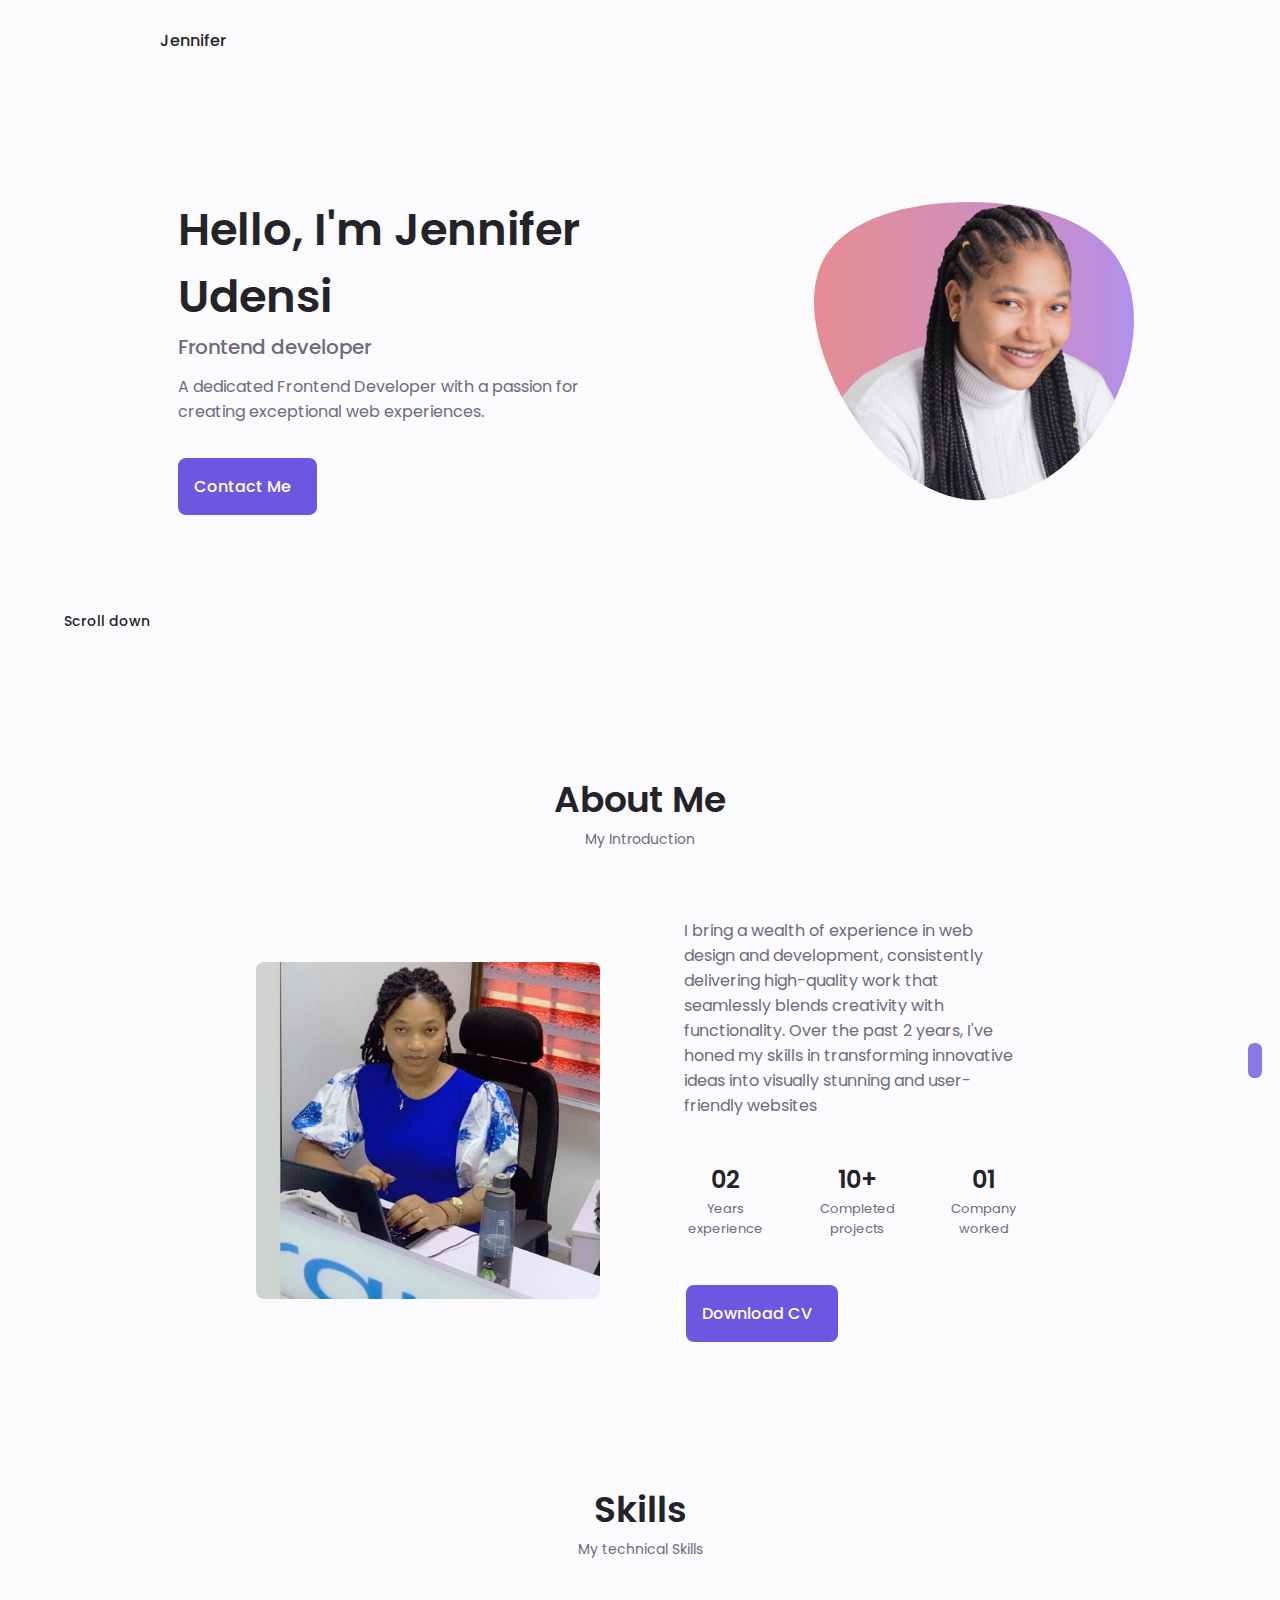
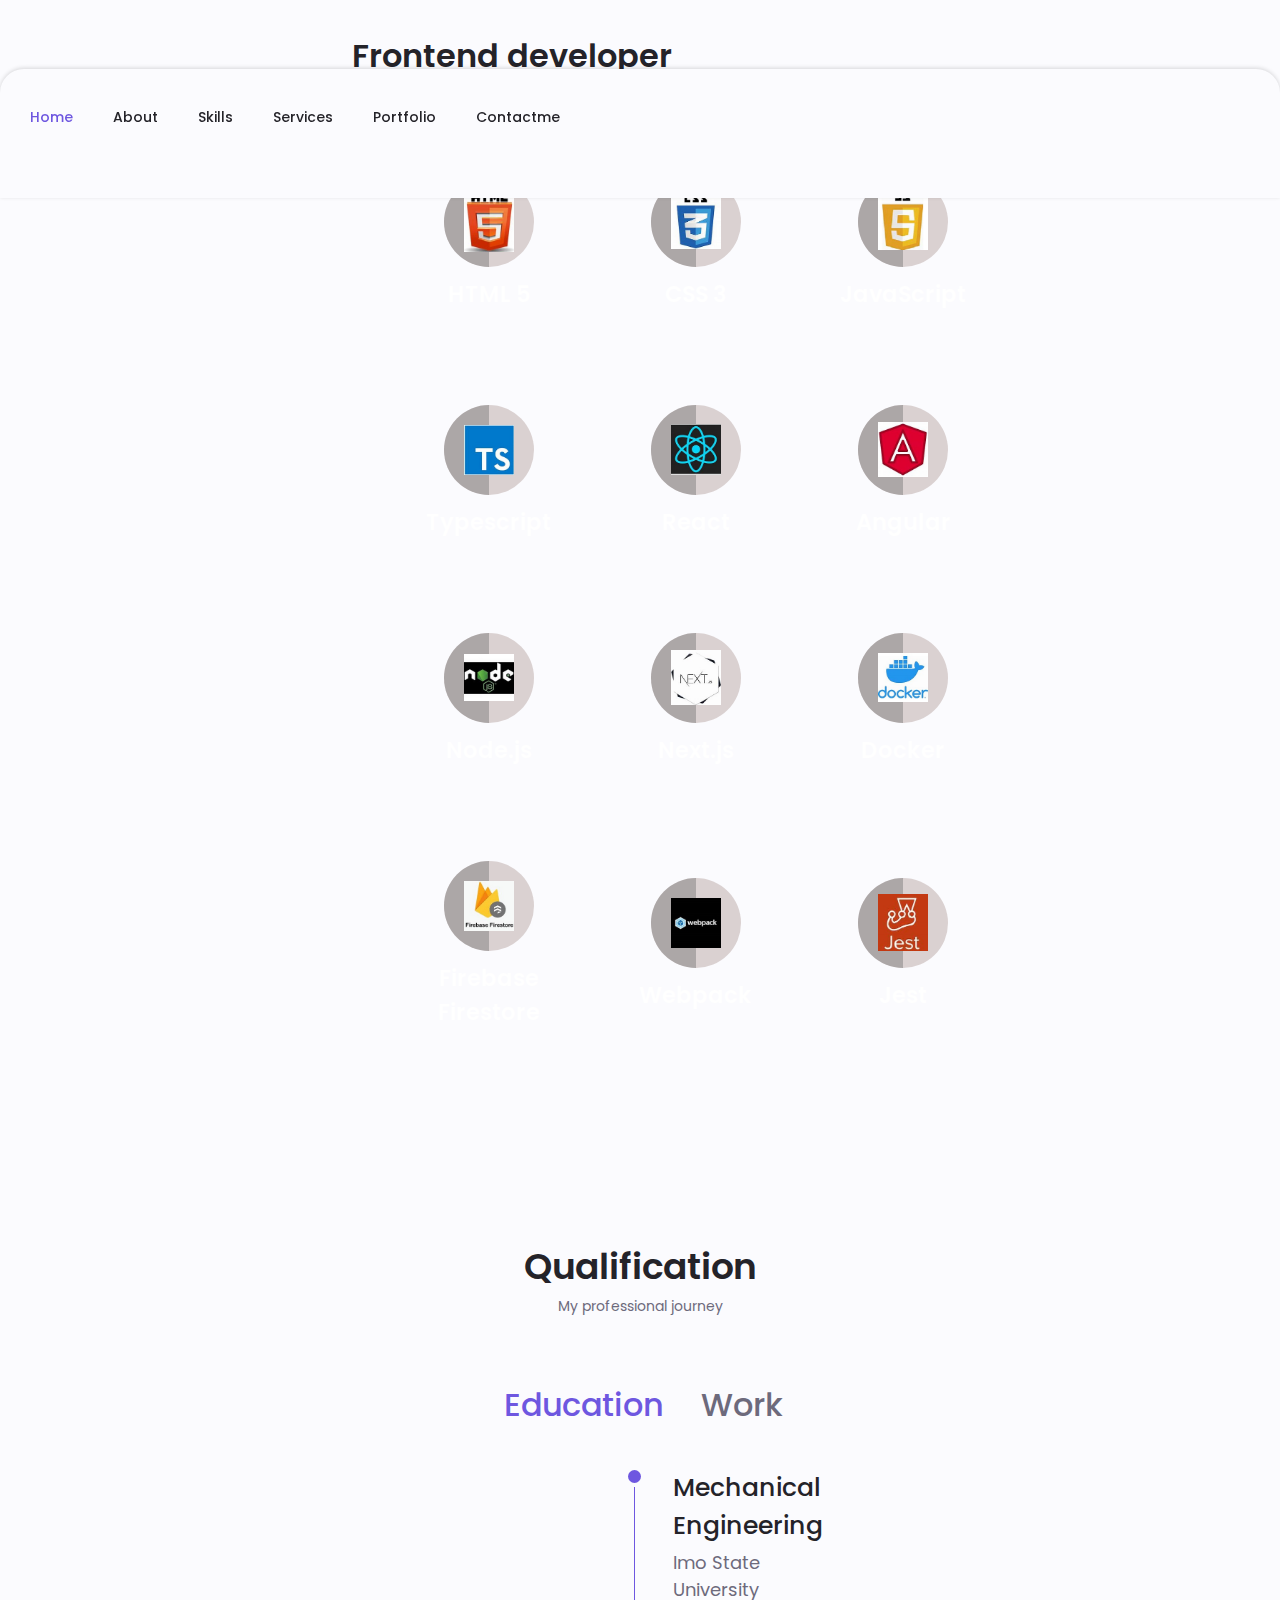
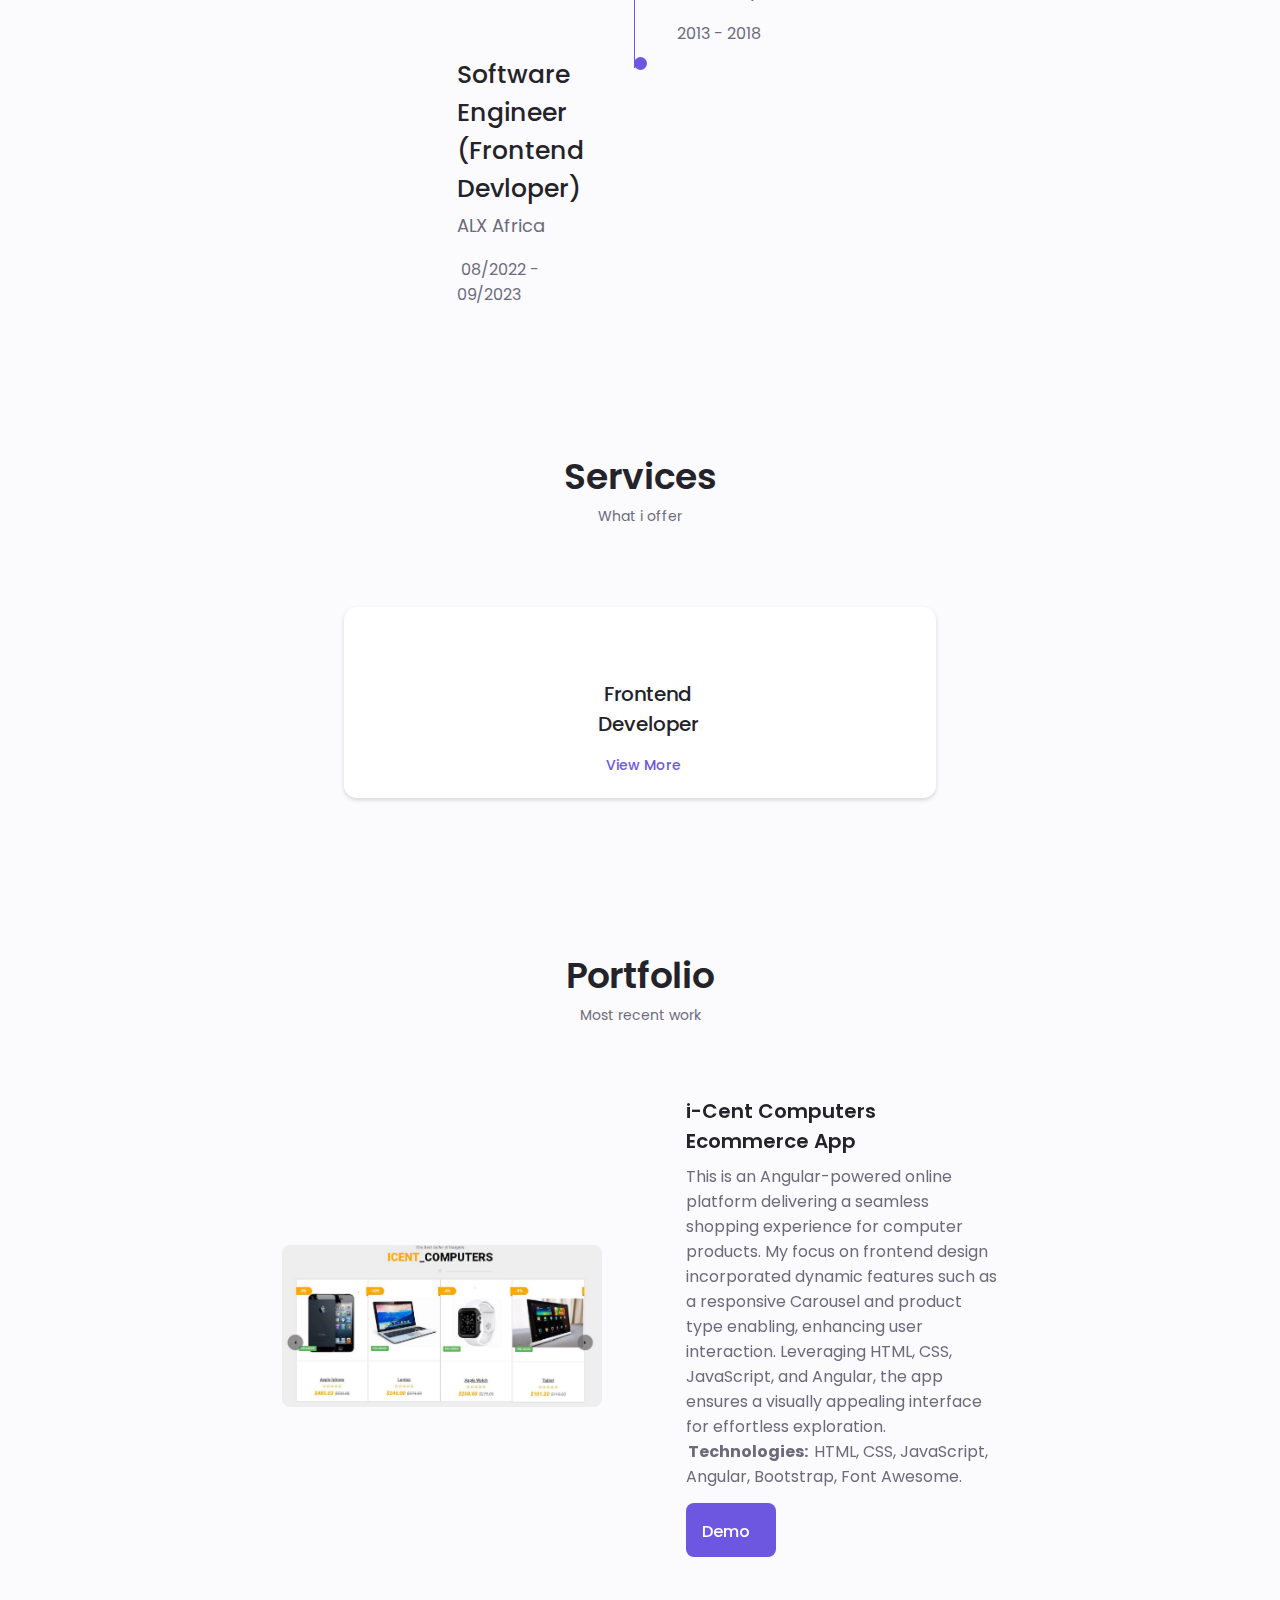
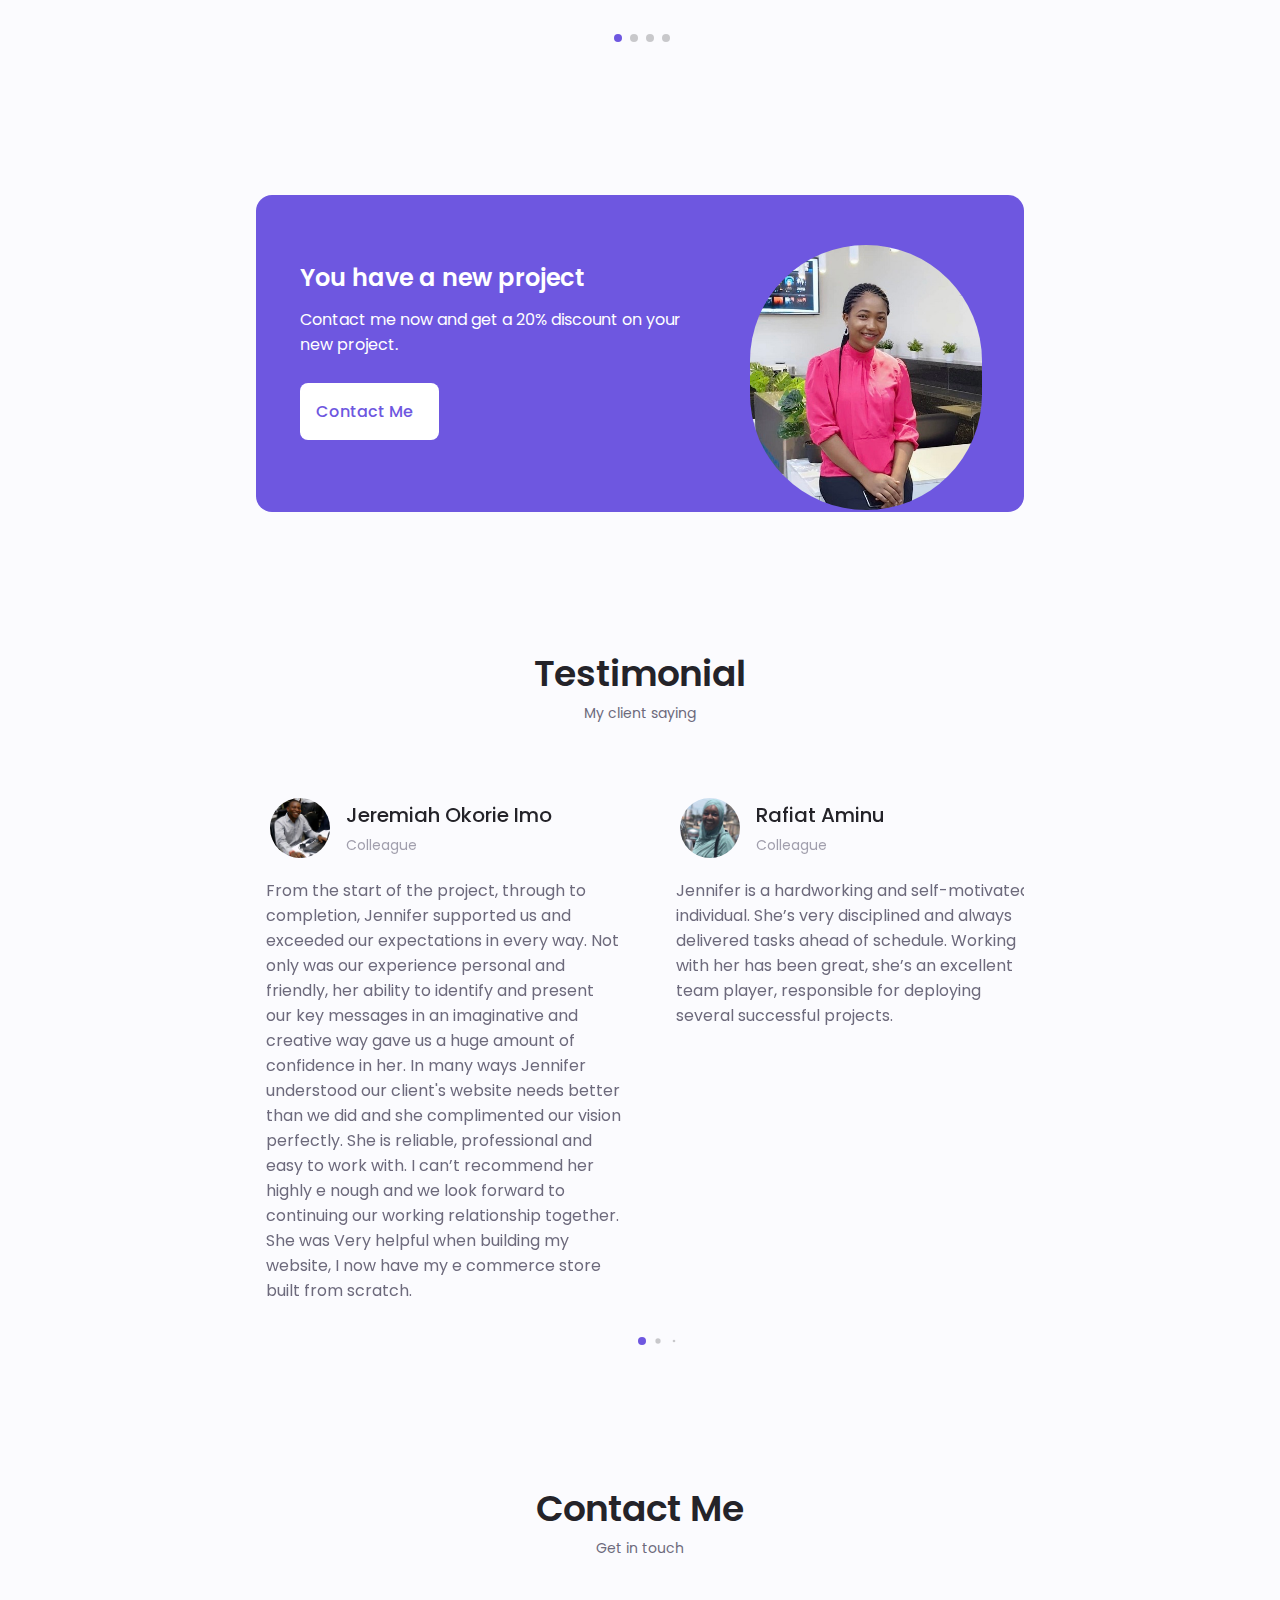
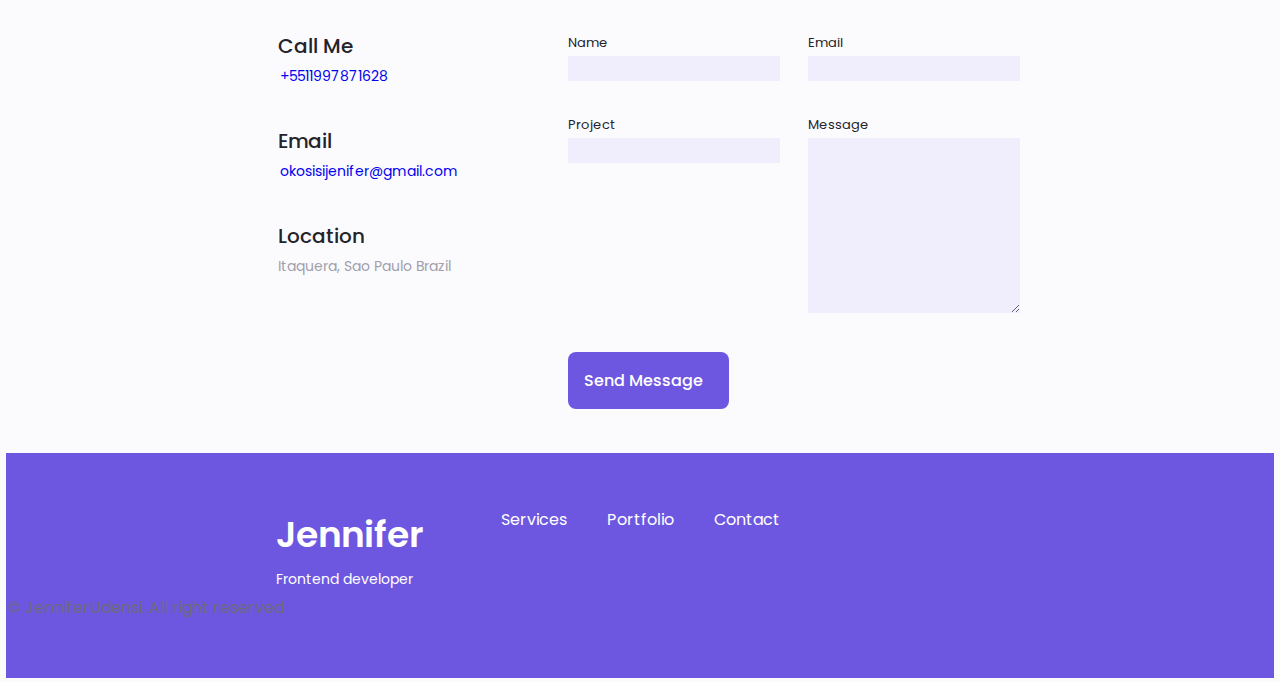
<file: index.html>
<!DOCTYPE html>
    <html lang="en">
    <head>
        <meta charset="UTF-8">
        <meta name="viewport" content="width=device-width, initial-scale=1.0">
       <!--==================== UNICONS ====================-->
        <link rel="stylesheet" href="https://unicons.iconscout.com/release/v3.0.6/css/line.css">
        
        
        <!--==================== SWIPER CSS ====================-->
        <link rel="stylesheet" href="swiper-bundle.min.css">
        
        <!--==================== CSS ====================-->
        <link rel="stylesheet" type="text/css" href="style.css">

        <title>Jennifer Udensi Portfolio</title>
    </head>
    <body>
        <!--==================== HEADER ====================-->
        <header class="header" id="header">
            <nav class="nav container">
                <a href="#" class="nav__logo">Jennifer</a>
                    
                    <div class="nav__menu" id="nav-menu">
                        <ul class="nav__list grid">
                            <li class="nav__item">
                                <a href="#home" class="nav__link active-link"> 
                                    <i class="uil uil-estate nav__icon"></i> Home
                                </a>
                            </li>
                            <li class="nav__item">
                                <a href="#about" class="nav__link">
                                    <i class="uil uil-user nav__icon"></i> About
                                </a>
                            </li>
                            <li class="nav__item">
                                <a href="#skills" class="nav__link">
                                    <i class="uil uil-file-alt nav__icon"></i> Skills
                                </a>
                            </li>
                            <li class="nav__item">
                                <a href="#services" class="nav__link">
                                    <i class="uil uil-briefcase-alt nav__icon"></i> Services
                                </a>
                            </li>
                            <li class="nav__item">
                                <a href="#portfolio" class="nav__link">
                                    <i class="uil uil-scenery nav__icon"></i> Portfolio
                                </a>
                            </li>
                            <li class="nav__item">
                                <a href="#contact" class="nav__link">
                                    <i class="uil uil-message nav__icon"></i> Contactme
                                </a>
                            </li>
                        </ul>
                        <i class="uil uil-times nav__close" id="nav-close"></i>
                    </div>

                    <div class="nav__btns">
                        <!-- Theme change button -->
                        <i class="uil uil-moon change-theme" id="theme-button"></i>

                        <div class="nav__toggle" id="nav-toggle">
                            <i class="uil uil-apps"></i>
                        </div>
                    </div>
              
            </nav>
            
        </header>

        <!--==================== MAIN ====================-->
        <main class="main">
            <!--==================== HOME ====================-->
            <section class="home section" id="home">
                <div class="home__container grid">
                    <div class="home__content grid">
                        <div class="home__social">
                            <a href="https://www.linkedin.com/in/jennifer-udensi/" target="blank" class="home__social-icon">
                                <i class="uil uil-linkedin-alt"></i>
                            </a>
                            <a href="https://twitter.com/mz_jennytech" target="blank" class="home__social-icon">
                                <i class="uil uil-twitter"></i>
                            </a>
                            <a href="https://github.com/mz-jennytech" target="blank" class="home__social-icon">
                                <i class="uil uil-github-alt"></i>
                            </a>
                        </div>
                        <div class="home__img">
                            <svg class="home__blob" viewBox="0 0 200 187" xmlns="http://www.w3.org/2000/svg" xmlns:xlink="http://www.w3.org/1999/xlink">
                                <mask id="mask0" mask-type="alpha">
                                    <path d="M190.312 36.4879C206.582 62.1187 201.309 102.826 182.328 134.186C163.346 165.547 
                                    130.807 187.559 100.226 186.353C69.6454 185.297 41.0228 161.023 21.7403 129.362C2.45775 
                                    97.8511 -7.48481 59.1033 6.67581 34.5279C20.9871 10.1032 59.7028 -0.149132 97.9666 
                                    0.00163737C136.23 0.303176 174.193 10.857 190.312 36.4879Z"/>
                                </mask>
                                <g mask="url(#mask0)">
                                    <path d="M190.312 36.4879C206.582 62.1187 201.309 102.826 182.328 134.186C163.346 
                                    165.547 130.807 187.559 100.226 186.353C69.6454 185.297 41.0228 161.023 21.7403 
                                    129.362C2.45775 97.8511 -7.48481 59.1033 6.67581 34.5279C20.9871 10.1032 59.7028 
                                    -0.149132 97.9666 0.00163737C136.23 0.303176 174.193 10.857 190.312 36.4879Z"/>

                                    <image class="home__blob-img" xlink:href="img/Jennifer's Photo.png"/>
                                </g>
                            </svg>
                        </div>

                        <div class="home__data">
                            <h1 class="home__title">Hello, I'm Jennifer Udensi</h1>
                            <h3 class="home__subtitle">Frontend developer</h3>
                            <p class="home__description">A dedicated Frontend Developer with a passion for creating exceptional web experiences.</p>
                            <a href="#contact" class="button button--flex">
                                Contact Me <i class="uil uil-message button__icon"></i>
                            </a>
                        </div>
                    </div>


                    <div class="home__scroll">
                        <a href="#about" class="home__scroll-button button--flex">
                            <i class="uil uil-mouse-alt home__scroll-mouse"></i>
                            <span class="home__scroll-name">Scroll down</span>
                            <i class="uil uil-arrow-down home__scroll-arrow"></i>
                        </a>
                    </div>
                </div>
            </section>

            <!--==================== ABOUT ====================-->
            <section class="about section" id="about">
                <h2 class="section__title">About Me</h2>
                <span class="section__subtitle">My Introduction</span>

                <div class="about__container container grid">
                    <img src="img/jenny code.jpeg" alt="" class="about__img">

                    <div class="about__data">
                        <p class="about__description">I bring a wealth of experience in web design and development, consistently delivering 
                            high-quality work that seamlessly blends creativity with functionality. Over the past 2 years, 
                            I've honed my skills in transforming innovative ideas into visually stunning and user-friendly websites</p>
                        
                            <div class="about__info">
                                <div>
                                    <span class="about__info-title">02</span>
                                    <span class="about__info-name">Years <br>experience</span>
                                </div>

                                <div>
                                    <span class="about__info-title">10+</span>
                                    <span class="about__info-name">Completed <br> projects</span>
                                </div>

                                <div>
                                    <span class="about__info-title">01</span>
                                    <span class="about__info-name">Company <br> worked</span>
                                </div>
                            </div>

                            <div class="about__buttons">
                                <a download="" href="https://docs.google.com/document/d/1OXqaKZub6lmYc2imjhcueQWBOZjQcxgCW4HIu4sAnok/edit?usp=sharing" class="button button--flex">
                                    Download CV<i class="uil uil-download-alt button__icon"></i>
                                </a>
                            </div>
                    </div>
                </div>

        
            </section>

            <!--==================== SKILLS ====================-->
            <section class="skills section" id="skills">
                <h2 class="section__title">Skills</h2>
                <span class="section__subtitle">My technical Skills</span>

                <div class="skills__container container grid">
                    <div>
                        <div class="skills__content skills__open">
                            <div class="skills__header">
                                <i class="uil uil-brackets-curly skills__icon"></i>

                                <div>
                                    <h1 class="skills__title">Frontend developer</h1>
                                    <span class="skills__subtitle">More than 2years </span>
                                </div>

                                <i class="uil uil-angle-down skills__arrow"></i>
                            </div>

                            <div class="skills__list">
                                <div class="skills__data">
                                    <div class="skills__titles">
                                        <div class="img">
                                            <img src="img/html5.jpg" class="skills__icons" alt="HTML5">
                                        </div>
                                        <h3>HTML 5</h3>
                                    </div>
                                    <div class="skills__titles">
                                        <div class="img">
                                            <img src="img/css3.jpg" class="skills__icons" alt="CSS3">
                                        </div>
                                        <h3>CSS 3</h3>
                                    </div>
                                    <div class="skills__titles">
                                        <div class="img">
                                            <img src="img/javascript.jpg" class="skills__icons" alt="JavaScript">
                                        </div>
                                        <h3>JavaScript</h3>
                                    </div>
                                    <div class="skills__titles">
                                        <div class="img">
                                            <img src="img/typescript.jpg" class="skills__icons" alt="typescript">
                                        </div>
                                        <h3>Typescript</h3>
                                    </div>
                                    <div class="skills__titles">
                                        <div class="img">
                                            <img src="img/react.jpg" class="skills__icons" alt="React">
                                        </div>
                                        <h3>React</h3>
                                    </div>
                                    <div class="skills__titles">
                                        <div class="img">
                                            <img src="img/Angular.jpg" class="skills__icons" alt="Angular">
                                        </div>
                                        <h3>Angular</h3>
                                    </div>
                                    <div class="skills__titles">
                                        <div class="img">
                                            <img src="img/nodejs.jpg" class="skills__icons" alt="Node.js">
                                        </div>
                                        <h3>Node.js</h3>
                                    </div>
                                    <div class="skills__titles">
                                        <div class="img">
                                            <img src="img/nextjs.jpg" class="skills__icons" alt="Next.js">
                                        </div>
                                        <h3>Next.js</h3>
                                    </div>
                                    <div class="skills__titles">
                                        <div class="img">
                                            <img src="img/docker.jpg" class="skills__icons" alt="Docker">
                                        </div>
                                        <h3>Docker</h3>
                                    </div>
                                    <div class="skills__titles">
                                        <div class="img">
                                            <img src="img/firebase firestore.jpg" class="skills__icons" alt="Firebase Firestore">
                                        </div>
                                        <h3>Firebase Firestore</h3>
                                    </div>
                                    <div class="skills__titles">
                                        <div class="img">
                                            <img src="img/webpack.jpg" class="skills__icons" alt="Webpack">
                                        </div>
                                        <h3>Webpack</h3>
                                    </div>
                                    <div class="skills__titles">
                                        <div class="img">
                                            <img src="img/jest.jpg" class="skills__icons" alt="Jest">
                                        </div>
                                        <h3>Jest</h3>
                                    </div>
                                </div>

                            </div>
                        </div>        
                            
                    </div>
                </div>
            
            </section>

            <!--==================== QUALIFICATION ====================-->
            <section class="qualification section">
                <h2 class="section__title">Qualification</h2>
                <span class="section__subtitle">My professional journey</span>

                <div class="qualification__container container">
                    <div class="qualification__tabs">
                        <div class="qualification__button button--flex qualification__active" data-target='#education'>
                            <i class="uil uil-graduation-cap qualification__icon"></i>
                            Education
                        </div>
                        
                        <div class="qualification__button button--flex" data-target="#work">
                            <i class="uil uil-briefcase qualification__icon"></i>
                            Work
                        </div>
                    </div>

                    <div class="qualification__sections">
                        <!--==================== QUALIFICATION CONTENT 1 ====================-->
                        <div class="qualification__content qualification__active" data-content id="education">
                            <!--==================== QUALIFICATION 1 ====================-->
                            <div class="qualification__data">
                                <div></div>
                                
                                <div>
                                    <span class="qualification__rounder"></span>
                                    <span class="qualification__line"></span>
                                </div>
                                <div>
                                    <h3 class="qualification__title">Mechanical Engineering</h3>
                                    <span class="qualification__subtitle">Imo State University</span>
                                    <div class="qualification__calendar-alt">
                                        <i class="uil uil-calendar-alt"></i>
                                        2013 - 2018
                                    </div>
                                </div>


                               
                            </div>

                            <!--==================== QUALIFICATION 1 ====================-->
                            <div class="qualification__data">
                                <div>
                                    <h3 class="qualification__title">Software Engineer <br> (Frontend Devloper)</h3>
                                    <span class="qualification__subtitle">ALX Africa</span>
                                    <div class="qualification__calendar-alt">
                                        <i class="uil uil-calendar-alt"></i>
                                        08/2022 - 09/2023
                                    </div>
                                </div>


                                <div>
                                    <span class="qualification__rounder"></span>
                                    <!--<span class="qualification__line"></span>-->
                                </div>
                            </div>
                        </div>
                    
                    
                    
                        <!--==================== QUALIFICATION CONTENT 2 ====================-->
                        <div class="qualification__content" data-content id="work" 
                        >
                            <!--==================== QUALIFICATION 1 ====================-->
                            <div class="qualification__data">
                                
                                <div>
                                    <h3 class="qualification__title">Software Engineer</h3>
                                    <span class="qualification__subtitle">eTranzact  - Lagos, Nigeria</span>
                                    <div class="qualification__calendar-alt">
                                        <i class="uil uil-calendar-alt"></i>
                                        2019 - 2022
                                    </div>
                                </div>

                                <div>
                                    <span class="qualification__rounder"></span>
                                    <!--<span class="qualification__line"></span>-->
                                </div>
    
                            </div>
                        
                            
                        </div>
                    </div>
                </div>
            </section>

            <!--==================== SERVICES ====================-->
            <section class="services section" id="services">
                <h2 class="section__title">Services</h2>
                <span class="section__subtitle">What i offer</span>

                <div class="services__container container grid">
                    <!--==================== SERVICES ====================-->
                    <div class="services__content">
                        <div>
                            <i class="uil uil-arrow services__icon"></i>
                            <h3 class="services__title">Frontend <br> Developer</h3>
                        </div>
                        <span class="button button--flex button--small button--link services__button">
                            View More
                            <i class="uil uil-arrow-right button__icon"></i>
                        </span>

                        <div class="services__modal">
                            <div class="services__modal-content">
                                <h4 class="services__modal-title">Frontend <br> Developer</h4>
                                <i class="uil uil-times services__modal-close"></i>
    
                                <ul class="services__modal-services grid">
                                    <li class="services__modal-service">
                                        <i class="uil uil-check-circle services__modal-icon"></i>
                                        <p>Proficient in creating responsive and visually appealing user interfaces through the use of core web technologies,
                                             including HTML, CSS, and JavaScript. Additionally, skilled in leveraging popular frontend frameworks such as React and Angular
                                             to build dynamic and interactive web applications.</p>
                                    </li>
                                    <li class="services__modal-service">
                                        <i class="uil uil-check-circle services__modal-icon"></i>
                                        <p>I specialize in creating websites and web applications that deliver a seamless experience across different devices and screen sizes. 
                                            With hands-on experience in responsive design, I ensure optimal user experiences. For example, in a recent project, 
                                            I utilized CSS Grid and Flexbox for a responsive layout, enhancing accessibility across various platforms</p>
                                    </li>
                                    <li class="services__modal-service">
                                        <i class="uil uil-check-circle services__modal-icon"></i>
                                        <p>I prioritize cross-browser compatibility in my projects. Utilizing tools like BrowserStack, I rigorously test and 
                                            optimize to ensure a consistent user experience across various web browsers.</p>
                                    </li>
                                    <li class="services__modal-service">
                                        <i class="uil uil-check-circle services__modal-icon"></i>
                                        <p>Experience in integrating and utilizing HTTP requests to communicate with APIs and retrieve data asynchronously</p>
                                    </li>
                                    <li class="services__modal-service">
                                        <i class="uil uil-check-circle services__modal-icon"></i>
                                        <p>Expert in optimizing website performance through efficient code splitting and image optimization. Recently achieved a 30% reduction in page 
                                           load times, enhancing overall site performance and user satisfaction.</p>
                                    </li>
                                    <li class="services__modal-service">
                                        <i class="uil uil-check-circle services__modal-icon"></i>
                                        <p>Proficient in Git for effective version control, with experience collaborating on platforms like GitHub and GitLab</p>
                                    </li>
                                    <li class="services__modal-service">
                                        <i class="uil uil-check-circle services__modal-icon"></i>
                                        <p>I demonstrate strong problem-solving skills, showcasing efficient debugging and troubleshooting using browser developer tools and other techniques.</p>
                                    </li>
                                    <li class="services__modal-service">
                                        <i class="uil uil-check-circle services__modal-icon"></i>
                                        <p>Collaborative excellence in cross-functional teamwork, adept at engaging with designers, backend developers, and project managers. 
                                           Prioritizing effective communication skills in fostering a seamless and productive collaborative development environment.</p>
                                    </li>
                                    <li class="services__modal-service">
                                        <i class="uil uil-check-circle services__modal-icon"></i>
                                        <p>Specialized in utilizing frontend frameworks and libraries like Bootstrapto enhance development processes, 
                                           showcasing expertise in leveraging these tools for optimal results.</p>
                                    </li>
                                </ul>
                            </div>
                        </div>    
                    </div>
                </div>
                

            </section>

            <!--==================== PORTFOLIO ====================-->
            <section class="portfolio section" id="portfolio">
                <h2 class="section__title">Portfolio</h2>
                <span class="section__subtitle">Most recent work</span>

            <div class="portfolio__container container swiper mySwiper">
                <div class="swiper-wrapper">

                    <!--======================PORTFOLIO 1======================-->
                    <div class="portfolio__content grid swiper-slide">
                        <img src="img/Icent.JPG" alt="" class="portfolio__img">

                        <div class="portfolio__data">
                            <h3 class="portfolio__title">i-Cent Computers Ecommerce App</h3>
                            <p class="portfolio__description"> This is an Angular-powered online platform delivering a seamless shopping experience for computer products. My focus on frontend 
                                design incorporated dynamic features such as a responsive Carousel and product type enabling, enhancing user interaction. Leveraging HTML, CSS, JavaScript, 
                                and Angular, the app ensures a visually appealing interface for effortless exploration. <br> <strong>Technologies:</strong> HTML, CSS, JavaScript, Angular, Bootstrap, Font Awesome.</p>
                            <a href="https://i-centcomputers.netlify.app/" class="button buttton--flex button--small portfolio__button">
                                Demo
                                <i class="uil uil-arrow-right button__icon"></i>
                            </a>
                        </div>
                    </div>
                    <!--======================PORTFOLIO 2======================-->
                    <div class="portfolio__content grid swiper-slide">
                        <img src="img/WeatherApp test.JPG" alt="" class="portfolio__img">

                        <div class="portfolio__data">
                            <h3 class="portfolio__title">Weather App</h3>
                            <p class="portfolio__description">A user-friendly application offering real-time weather updates worldwide. Developed with the AccuWeather API and asynchronous
                                 JavaScript for accuracy. Features a responsive design for seamless user experience on both desktop and mobile devices. <br> <strong>Technologies:</strong> Webpack, 
                                 JavaScript, Bootstrap, HTML, and CSS, with DOM manipulation for enhanced interactivity.</p>
                            <a href="https://amacweatherapp.netlify.app" class="button buttton--flex button--small portfolio__button">
                                Demo
                                <i class="uil uil-arrow-right button__icon"></i>
                            </a>
                        </div>
                    </div>
                    <!--======================PORTFOLIO 3======================-->
                    <div class="portfolio__content grid swiper-slide">
                        <img src="img/portfolio1.PNG" alt="" class="portfolio__img">

                        <div class="portfolio__data">
                            <h3 class="portfolio__title">Tetris Game</h3>
                            <p class="portfolio__description">This is a classic yet modern take on the iconic Tetris puzzle game. It provides an immersive gaming experience
                                with responsive UI and animations. Built with HTML, CSS, JavaScript (ES6+), featuring custom game logic, responsive UI design using CSS 
                                Grid/Flexbox, and Tetrimino formations with coordinate arrays. Perfect gameplay on keyboard-equipped devices.
                            </p>
                            <a href="https://tetrisfungame.netlify.app/" class="button buttton--flex button--small portfolio__button">
                                Demo
                                <i class="uil uil-arrow-right button__icon"></i>
                            </a>
                        </div>
                    </div>
                    <!--======================PORTFOLIO 4======================-->
                    <div class="portfolio__content grid swiper-slide">
                        <img src="img/TodoList.JPG" alt="" class="portfolio__img">

                        <div class="portfolio__data">
                            <h3 class="portfolio__title">Todo-List App</h3>
                            <p class="portfolio__description">The Todo List is a user-friendly and responsive application that allows you to effortlessly manage your tasks. With its intuitive interface, you can easily add and delete items on your list, 
                                ensuring efficient task organization and productivity.</p>
                            <a href="https://todolistactive.netlify.app/" class="button buttton--flex button--small portfolio__button">
                                Demo
                                <i class="uil uil-arrow-right button__icon"></i>
                            </a>
                        </div>
                    </div>
                </div>   
                <!-- ===== Add Arrows =====-->
                <div class="swiper-button-next">
                    <i class="uil uil-angle-right-b swiper-portfolio-icon"></i>
                </div>
                <div class="swiper-button-prev">
                    <i class="uil uil-angle-left-b swiper-portfolio-icon"></i>
                </div>


                <!--====== Add Pagination ======-->
                <div class="swiper-pagination"></div>
            </div>
            </section>

            <!--==================== PROJECT IN MIND ====================-->
            <section class="project section">
                <div class="project__bg">
                    <div class="project__container container grid">
                        <div class="project__data">
                            <h2 class="project__title">You have a new project</h2>
                            <p class="project__description">Contact me now and get a 20% discount on your new project.</p> 
                            <a href="#contact" class="button button--flex button--white">
                                Contact Me
                                <i class="uil uil-message project__icon button__icon"></i>
                            </a>
                        </div>

                        <img src="img/project.jpeg" alt="" class="project__img">
                    </div>
                </div>

            </section>

            <!--==================== TESTIMONIAL ====================-->
            <section class="testimonial section">
                <h2 class="section__title">Testimonial</h2>
                <span class="section__subtitle">My client saying</span>

                <div class="testimonial__container container swiper mySwiper">
                    <div class="swiper-wrapper">
                        <!--==================== TESTIMONIAL 1 ====================-->
                        <div class="testimonial__content swiper-slide">
                            <div class="testimonial__data">
                                <div class="testimonial__header">
                                    <img src="img/testimonial1.jpg" alt="" class="testimonial__img">
                                    
                                    <div>
                                        <h3 class="testimonial__name">Jeremiah Okorie Imo</h3>
                                        <span class="testimonial__client">Colleague </span>
                                    </div>
                                </div>

                                <div>
                                    <i class="uil uil-star testimoinial__icon-star"></i>
                                    <i class="uil uil-star testimoinial__icon-star"></i>
                                    <i class="uil uil-star testimoinial__icon-star"></i>
                                    <i class="uil uil-star testimoinial__icon-star"></i>
                                    <i class="uil uil-star testimoinial__icon-star"></i>
                                </div>
                            </div>

                            <p class="testimonial__description">
                                From the start of the project, through to completion,
                                 Jennifer supported us and exceeded our expectations in every way. 
                                 Not only was our experience personal and friendly, her ability 
                                 to identify and present our key messages in an imaginative and 
                                 creative way gave us a huge amount of confidence in her. 
                                 In many ways Jennifer understood our client's website needs better
                                  than we did and she complimented our vision perfectly. 
                                  She is reliable, professional and easy to work with. I can’t recommend her highly e
                                nough and we look forward to continuing our working relationship together.
                                She was Very helpful when building my website, I now have my e commerce store built from scratch.
                            </p>
                        </div> 

                         <!--==================== TESTIMONIAL 2 ====================-->
                         <div class="testimonial__content swiper-slide">
                            <div class="testimonial__data">
                                <div class="testimonial__header">
                                    <img src="img/testimonial2.jpg" alt="" class="testimonial__img">
                                    
                                    <div>
                                        <h3 class="testimonial__name">Rafiat Aminu</h3>
                                        <span class="testimonial__client">Colleague </span>
                                    </div>
                                </div>

                                <div>
                                    <i class="uil uil-star testimoinial__icon-star"></i>
                                    <i class="uil uil-star testimoinial__icon-star"></i>
                                    <i class="uil uil-star testimoinial__icon-star"></i>
                                    <i class="uil uil-star testimoinial__icon-star"></i>
                                    <i class="uil uil-star testimoinial__icon-star"></i>
                                </div>
                            </div>

                            <p class="testimonial__description">
                                Jennifer is a hardworking and self-motivated individual. 
                                She’s very disciplined and always delivered tasks ahead of schedule.
                                Working with her has been great, she’s an excellent team player, 
                                responsible for deploying several successful projects.
                            </p>
                        </div> 

                         <!--==================== TESTIMONIAL 3 ====================-->
                         <div class="testimonial__content swiper-slide">
                            <div class="testimonial__data">
                                <div class="testimonial__header">
                                    <img src="img/testimonial3.jpg" alt="" class="testimonial__img">
                                    
                                    <div>
                                        <h3 class="testimonial__name">Edema Ukabi</h3>
                                        <span class="testimonial__client">Colleague </span>
                                    </div>
                                </div>

                                <div>
                                    <i class="uil uil-star testimoinial__icon-star"></i>
                                    <i class="uil uil-star testimoinial__icon-star"></i>
                                    <i class="uil uil-star testimoinial__icon-star"></i>
                                    <i class="uil uil-star testimoinial__icon-star"></i>
                                    <i class="uil uil-star testimoinial__icon-star"></i>
                                </div>
                            </div>

                            <p class="testimonial__description">
                                Jennifer is undoubtedly among the most intentional and determined developers I have worked with. 
                                She is incredibly inquisitive and understands concepts very fast. 
                                She has the ability and tenacity to go through complex problems and  
                                proffer solutions to them. Any team would be lucky to have her.
                            </p>
                        </div> 
                    </div>

                    <!--Add Pagination-->
                    <div class="swiper-pagination swiper-pagination-testimonial"></div>

                </div>

            </section>

            <!--==================== CONTACT ME ====================-->
            <section class="contact section" id="contact">
                <h2 class="section__title">Contact Me</h2>
                <span class="section__subtitle">Get in touch</span>

                <div class="contact__container container grid">
                    <div>
                        <div class="contact__information">
                            <i class="uil uil-phone contact__icon"></i>
    
                            <div>
                                <h3 class="contact__title">Call Me</h3>
                                <span class="contact__subtitle">
                                    <a href="tel:+5511997871628">+5511997871628</a>
                                </span>
                            </div>
                        </div>
    
                        <div class="contact__information">
                            <i class="uil uil-envelope contact__icon"></i>
    
                            <div>
                                <h3 class="contact__title">Email</h3>
                                <span class="contact__subtitle">
                                    <a href="mailto:okosisijenifer@gmail.com">okosisijenifer@gmail.com</a>
                                </span>
                            </div>
                        </div>
    
                        <div class="contact__information">
                            <i class="uil uil-map-marker contact__icon"></i>

                            <div>
                                <h3 class="contact__title">Location</h3>
                                <span class="contact__subtitle">Itaquera, Sao Paulo Brazil</span>
                            </div>
                        </div>
                    </div>

                    <form action="" class="contact__form grid">
                        <div class="contact__inputs grid">
                            <div class="contact__content">
                                <label for="" class="contact__label">Name</label>
                                <input type="text" class="contact__input">
                            </div>
                            <div class="contact__content">
                                <label for="" class="contact__label">Email</label>
                                <input type="email" class="contact__input">
                            </div>
                            <div class="contact__content">
                                <label for="" class="contact__label">Project</label>
                                <input type="text" class="contact__input">
                            </div>
                            <div class="contact__content">
                                <label for="" class="contact__label">Message</label>
                                <textarea name="" id="" cols="0" rows="7" class="contact__input"></textarea>
                            </div>

                            <div>
                                <a href="#" class="button button--flex">
                                    Send Message
                                    <i class="uil uil-message button__icon"></i>
                                </a>
                            </div>
                        </div>
                    </form>
                </div>


            </section>
            
        </main>

        <!--==================== FOOTER ====================-->
        <footer class="footer">
            <div class="footer__bg">
                <div class="footer__container container grid">
                    <div>
                        <h1 class="footer__title">Jennifer</h1>
                        <span class="footer__subtitle">Frontend developer</span>
                    </div>

                    <ul class="footer__links">
                        <li>
                            <a href="#services" class="footer__link">Services</a>
                        </li>
                        <li>
                            <a href="#portfolio" class="footer__link">Portfolio</a>
                        </li>
                        <li>
                            <a href="#contact" class="footer__link">Contact</a>
                        </li>
                    </ul>

                    <div class="footer__socials">
                        <a href="https://www.facebook.com/jenifer.okosisi" target="_blank" class="footer__social">
                            <i class="uil uil-facebook-f"></i>
                        </a>

                        <a href="https://www.instagram.com/mz_jennytech/" target="_blank" class="footer__social">
                            <i class="uil uil-instagram"></i>
                        </a>

                        <a href="https://twitter.com/mz_jennytech" target="_blank" class="footer__social">
                            <i class="uil uil-twitter-alt"></i>
                        </a>
                    </div>
                </div>
                <p class="footer_copy">&#169; JenniferUdensi. All right reserved</p>
            </div>
            
        </footer>
        
        <!--==================== SCROLL TOP ====================-->
        <a href="#" class="scrollup" id="scroll-up">
            <i class="uil uil-arrow-up scrollup__icon"></i>
        </a>

        <!--==================== SWIPER JS ====================-->
        <script src="swiper-bundle.min.js"></script>

        <!--==================== MAIN JS ====================-->
        <script src="main.js"></script>
    </body>
</html>
</file>
<file: style.css>
/*==================== GOOGLE FONTS ====================*/
@import url('https://fonts.googleapis.com/css2?family=Poppins:wght@400;500;600&display=swap');


/*==================== VARIABLES CSS ====================*/

:root {
    --header-height: 3rem;

    /*========== Colors ==========*/
    /* Change favorite color */
    --hue-color: 250; /*Purple 250 - Green 142 - Blue 230 - Pink 340*/

    /* HSL color mode */
    --first-color: hsl(var(--hue-color), 69%,61%);
    --first-color-second: hsl(var(--hue-color), 69%, 61%);
    --first-color-alt: hsl(var(--hue-color), 57%, 53%);
    --first-color-lighter: hsl(var(--hue-color), 92%, 85%);
    --title-color: hsl(var(--hue-color), 8%, 15%);
    --text-color: hsl(var(--hue-color), 8%, 45%);
    --text-color-light: hsl(var(--hue-color), 8%, 65%);
    --input-color: hsl(var(--hue-color), 70%, 96%);
    --body-color: hsl(var(--hue-color), 60%, 99%);
    --container-color: #FFF;
    --scroll-bar-color: hsl(var(--hue-color), 12%, 90%);
    --scroll-thumb-color: hsl(var(--hue-color), 12%, 80%);

    /*========== Font and typography ==========*/
    --body-font: 'Poppins', sans-serif;

    /* .5rem = 8px, 1rem = 16px, 1.5rem = 24px ... */
    --big-font-size: 2rem;
    --h1-font-size: 1.5rem;
    --h2-font-size: 1.25rem;
    --h3-font-size: 1.125rem;
    --normal-font-size: .938rem;
    --small-font-size: .813rem;
    --smaller-font-size: .75rem;

    /*========== Font weight ==========*/
    --font-medium: 500;
    --font-semi-bold: 600;

    /*========== Margenes Bottom ==========*/
    /* .25rem = 4px, .5rem = 8px, .75rem = 12px ... */
    --mb-0-25: .25rem;
    --mb-0-5: .5rem;
    --mb-0-75: .75rem;
    --mb-1: 1rem;
    --mb-1-5: 1.5rem;
    --mb-2: 2rem;
    --mb-2-5: 2.5rem;
    --mb-3: 3rem;

    /*========== z index ==========*/
    --z-tooltip: 10;
    --z-fixed: 100;
    --z-modal: 100;
}

/* Font size for large devices */
@media screen and (min-width: 968px) {
    :root {
        --big-font-size: 3rem;
        --h1-font-size: 2.25rem;
        --h2-font-size: 1.5rem;
        --h3-font-size: 1.25rem;
        --normal-font-size: 1rem;
        --small-font-size: .875rem;
        --smaller-font-size: .813rem;
    }
}

/*========== Variables Dark theme ==========*/
body.dark-theme{
     /* HSL color mode */
    
     --first-color-second: hsl(var(--hue-color), 30%, 8%);
     --title-color: hsl(var(--hue-color), 8%, 95%);
     --text-color: hsl(var(--hue-color), 8%, 75%);
     --input-color: hsl(var(--hue-color), 29%, 16%);
     --body-color: hsl(var(--hue-color), 28%, 12%);
     --container-color: hsl(var(--hue-color), 29%, 16%);
     --scroll-bar-color: hsl(var(--hue-color), 12%, 48%);
     --scroll-thumb-color: hsl(var(--hue-color), 12%, 36);
}

/*========== Button Dark/Light ==========*/
.nav__btns{
    display: flex;
    align-items: center;
}

.change-theme{
    font-size: 1.25rem;
    color: black;
    margin-right: var(--mb-1);
    cursor: pointer;
}

.change-theme:hover{
    color: var(--first-color);
}
/*==================== BASE ====================*/
*{
    box-sizing: border-box;
    padding: 0;
    margin: 0;
}

html{
    scroll-behavior: smooth;
}

body{
    margin: 0 0 var(--header-height) 0;
    font-family: var(--body-font);
    font-size: var(--normal-font-size);
    background-color: var(--body-color);
    color: var(--text-color);
}

h1,h2,h3,h4{
    color: var(--title-color);
    font-weight: var(--font-semi-bold);
}

ul{
    list-style: none;
}

a{
    text-decoration: none;
}

img{
    max-width: 100%;
    height: auto;
}
/*==================== REUSABLE CSS CLASSES ====================*/
.section{
    padding: 2rem 0 4rem;
}

.section__title{
    font-size: var(--h1-font-size);
}
.section__subtitle{
    display: block;
    font-size: var(--small-font-size);
    margin-bottom: var(--mb-3);
}

.section__title,
.section__subtitle{
    text-align: center;
}
/*==================== LAYOUT ====================*/

.container{
    max-width: 768px;
    margin-left: var(--mb-1-5);
    margin-right: var(--mb-1-5);
}

.grid{
    display: grid;
    gap: 1.5rem;
}

.header{
    width: 100%;
    position: fixed;
    bottom: 0;
    left: 0;
    z-index: var(--z-fixed);
    background-color: var(--body-color);
}
/*==================== NAV ====================*/
.nav{
    max-width: 968px;
    height: var(--header-height);
    display: flex;
    justify-content: space-between;
    align-items: center;
}

.nav__logo,
.nav__toggle{
    color: var(--title-color);
    font-weight: var(--font-medium);
}

.nav__logo:hover{
    color: var(--first-color);
}
.nav__toggle{
    font-size: 1.1rem;
    cursor: pointer;
}

.nav__toggle:hover{
    color: var(--first-color);
}

    *{
        margin: 2px 2px;
    }
    .nav__menu{
        position: fixed;
        bottom: -100%;
        left: 0;
        width: 100%;
        background-color: var(--body-color);
        padding: 2rem 1.5rem 4rem;
        box-shadow: 0 -1px 4px rgba(0,0,0,.15);
        border-radius: 1.5rem 1.5rem 0 0;
    }

.nav__list{
    grid-template-columns: repeat(3, 1fr);
    gap: 2rem;
}

.nav__link{
    display: flex;
    flex-direction: column;
    align-items: center;
    font-size: var(--small-font-size);
    color: var(--title-color);
    font-weight: var(--small-font-size);
    color: var(--title-color);
    font-weight: var(--font-medium);
}

.nav__link:hover{
    color: var(--first-color);
}

.nav__icon{
    font-size: 1.2rem;

}

.nav__close{
    position: absolute;
    right: 1.3rem;
    bottom: .5rem;
    font-size: 1.5rem;
    cursor: pointer;
    color: var(--first-color);
}

.nav__close:hover{
    color: var(--first-color-alt);
}
/* show menu */
.show-menu{
    bottom: 0;
}

/* Active link */
.active-link{
    color:var(--first-color)
}

/* Change background header */
.scroll-header{
    box-shadow: 0 -1px 4px rgba(0,0,0,.15);
}

/*==================== HOME ====================*/
.home__container{
    gap: 1rem;
}

.home__content{
    grid-template-columns: .5fr 3fr;
    padding-top: 3.5rem;
    align-items: center;
}

.home__social{
    display: grid;
    grid-template-columns: max-content;
    row-gap: 1rem;
}

.home__social-icon{
    font-size: 1.25rem;
    color: var(--first-color);
}

.home__social-icon:hover{
    color: var(--first-color-alt);
}

.home__blob{
    width: 200px;
    fill: var(--first-color);
}

.home__blob-img{
    width: 200px;
    
}

.home__data{
    grid-column: 1/3;
}

.home__title{
    font-size: var(--big-font-size);
}

.home__subtitle{
    font-size: var(--h3-font-size);
    color: var(--text-color);
    font-weight: var(--font-medium);
    margin-bottom: var(--mb-0-75);
}

.home__description{
    margin-bottom: var(--mb-2);
}

.home__scroll{
    display: none;
}

.home__scroll-button{
    color: var(--first-color);
    transition: .3s;
}

.home__scroll-button:hover{
    transform: translateY(0.25rem);
}

.home__scroll-mouse{
    font-size: 2rem;
}

.home__scroll-name{
    font-size: var(--small-font-size);
    color: var(--title-color);
    font-weight: var(--font-medium);
    margin-right: var(--mb-0-25);
}

.home__scroll-arrow{
    font-size: 1.25rem;
}


/*==================== BUTTONS ====================*/
.button{
    display: inline-block;
    background-color: var(--first-color);
    color: #FFF;
    padding: 1rem;
    border-radius: .5rem;
    font-weight: var(--font-medium);
}

.button:hover{
    background-color: var(--first-color-alt);
}

.button__icon{
    font-size: 1.25rem;
    margin-left: var(--mb-0-5);
    transition: .3s;
}

.button--white{
    background-color: #FFF;
    color: var(--first-color);
}

.button--white:hover{
    background-color: white;
}

.button--flex{
    display: inline-flex;
    align-items: center;
}

.button--small{
    padding: .75rem 1rem;
}

.button--link{
    padding: 0;
    background-color: transparent;
    color: var(--first-color);
}

.button--link:hover{
    background-color: transparent;
    color: var(--first-color-alt);
}
/*==================== ABOUT ====================*/

.about__img{
    width: 200px;
    border-radius: .5rem;
    justify-self: center;
    align-self: center;
}

.about__description{
    text-align: center;
    margin-bottom: var(--mb-2-5);

}

.about__info{
    display: flex;
    justify-content: space-evenly;
    margin-bottom: var(--mb-2-5);
}

.about__info-title{
    font-size: var(--h2-font-size);
    font-weight: var(--font-semi-bold);
    color: var(--title-color);
}

.about__info-name{
    font-size: var(--smaller-font-size);
}

.about__info-title,
.about__info-name{
    display: block;
    text-align: center;
}

.about__buttons{
    display: flex;
    justify-content: center;
}
    

/*==================== SKILLS ====================*/
.skills__container{
    row-gap:0;
}

.skills__header{
    display: flex;
    align-items: center;
    margin-bottom: var(--mb-2-5);
    cursor: pointer;
}

.skills__icon,
.skills__arrow{
    font-size: 2rem;
    color: var(--first-color);
}

.skills__icon{
    margin-right: var(--mb-0-75);
}

.skills_title{
    font-size: var(--h3-font-size);
}

.skills__subtitle{
    font-size: var(--small-font-size);
    color: var(--text-color-light);
}

.skills__arrow{
    margin-left: auto;
    transition: .4s;
}

.skills__data{
    padding: 0;
    margin: 0;
    box-sizing: border-box;
    display: grid;
    grid-template-columns: repeat(3, 1fr);
    justify-content: center;
    align-items: center;
    text-align: center;
    grid-gap: 4rem;
    padding: 1rem 80px;
    font-size: 1.2rem;
}
.skills__titles:hover::after,
.skills__titles:hover::before {
    width: 35px;
}

.skills__titles:hover .img{
    transform: translateY(-10px);
}
.skills__titles{
    display: flex;
    position: relative;
    flex-direction: column;
    align-items: center;
    padding: 0.5rem;
    margin-bottom: 0.5rem;
}
.skills__titles::after{
    content: '';
    position: absolute;
    bottom: 0;
    right: 50%;
    width: 0;
    height: 4px;
    border-radius: 2px 0 0 2px;
    background-color: #2ecc71;
    transition: .5s;
}
.skills__titles::before{
    content: '';
    position: absolute;
    bottom: 0;
    left: 50%;
    width: 0;
    height: 4px;
    border-radius: 0 2px 2px 0;
    background-color: #2ecc71;
    transition: .5s;
}

.img{
    width: 90px;
    height: 90px;
    position: relative;
    border-radius: 45px;
    background-color: rgba(215, 206, 206, 0.93);
    display: flex;
    justify-content: center;
    align-items: center;
    transition: .5s;
}
.img:after{
    content: '';
    position: absolute;
    top: 0;
    left: 0;
    width: 50%;
    height: 90px;
    background-color: rgba(100, 100, 100, 0.387);
    border-radius: 45px 0 0 45px;
}
.skills__titles h3{
    color:#fff;
    margin-top: 0.5rem;
}
.skills__icons{
    width: 50px;
    z-index: 2;
}

.skills__close .skills__list{
    height: 0;
    overflow: hidden;
}

.skills__open .skills__list{
    height: max-content;
    margin-bottom: var(--mb-2-5);
}

.skills__open .skills__arrow{
    transform: rotate(-180deg);
}
    
/*==================== QUALIFICATION ====================*/
.qualification__tabs{
    display: flex;
    justify-content: space-evenly;
    margin-bottom: var(--mb-2);
}

.qualification__button{
    font-size: 32px;
    font-weight: var(--font-medium);
    cursor: pointer;

}

.qualification__button:hover{
    color: var(--first-color);
}

.qualification__icon{
    font-size: 1.9rem;
    margin-right: var(--mb-0-25)
}

.qualification__data{
    display: grid;
    grid-template-columns: 1fr max-content 1fr;
    column-gap: 1.5rem;
}

.qualification__title{
    font-size: 25px;
    font-weight: var(--font-medium);
}

.qualification__subtitle{
    display: inline-block;
    font-size: 18px;
    margin-bottom: var(--mb-1);
}

.qualification__calendar{
    font-size: var(--smaller-font-size);
    color: var(--text-color-light);
}

.qualification__rounder{
    display: inline-block;
    width: 13px;
    height: 13px;
    background-color: var(--first-color);
    border-radius: 50%;
}

.qualification__line{
    display: block;
    width: 1px;
    height: 100%;
    background-color: var(--first-color);
    transform: translate(6px, -7px);
}

.qualification [data-content]{
    display: none;
}

.qualification__active[data-content]{
    display: block;
}

.qualification__button.qualification__active{
    color: var(--first-color);
}
/*==================== SERVICES ====================*/

.services__content{
    position: relative;
    background-color: var(--container-color);
    padding: 3.5rem .5rem 1.25rem 1.5rem;
    border-radius: .8rem;
    margin: 1rem;
    box-shadow: 0 2px 4px rgba(0,0,0,.15);
    transition: .3s;
}

.services__content:hover{
    box-shadow: 0 4px 8px rgba(0,0,0,.15);
}

.services__icon{
    display: block;
    font-size: 1.8rem;
    color: var(--first-color);
    margin-bottom: var(--mb-1);
    text-align: center;
    justify-content: center;
}

.services__title{
    font-size: var(--h3-font-size);
    margin-bottom: var(--mb-1);
    font-weight: var(--font-medium);
    text-align: center;
}

.services__button{
    cursor: pointer;
    font-size: var(--small-font-size);
    display: flex;
    justify-content: center;
}

.services__button:hover .button__icon{
    transform: translate(.25rem);
}

.services__modal{
    position: fixed;
    top: 0;
    left: 0;
    right: 0;
    bottom: 0;
    background-color: rgba(0,0,0,.5);
    align-items: center;
    justify-content: center;
    padding: 0 1rem;
    z-index: var(--z-modal);
    opacity: 0;
    visibility: hidden;
    transition: .3s;
}

.services__modal-content{
    position: relative;
    background-color: var(--container-color);
    padding: 1.5rem;
    border-radius: .5rem;
    max-height: 80vh; /* Adjust the maximum height as needed */
    overflow-y: auto;
}

.services__modal-services{
    row-gap: 1rem;
    padding: 20px; /* Add padding to the modal content */
}

.services__modal-service{
    display: flex;
}

.services__model-title{
    font-size: var(--h3-font-size);
    font-weight: var(--font-medium);
    margin-bottom: var(--mb-1-5);
}

.services__modal-close{
    position: absolute;
    top: 1rem;
    right: 1rem;
    font-size: 1.5rem;
    color: var(--first-color);
    cursor: pointer;
}

.services__modal-icon{
    color: var(--first-color);
    margin-right: var(--mb-0-25);
}
/* Active Modal */
.active-modal{
    opacity: 1;
    visibility: visible;
}

/*==================== PORTFOLIO ====================*/
.portfolio__container{
    overflow:initial
}

.portfolio__content{
    padding: 0 1.5rem;
}

.portfolio__img{
    width: 400px;
    border-radius: .5rem;
    justify-self: center;
}

.portfolio__title{
    font-size: var(--h3-font-size);
    margin-bottom: var(--mb-0-5);
}

.portfolio__description{
    margin-bottom: var(--mb-0-75);
}

.portfolio__button:hover.button__icon{
    transform: translateX(.25rem);
}

.swiper-button-prev::after,
.swiper-button-next::after{
    content: '';
}

.swiper-portfolio-icon{
    font-size: 2rem;
    color: var(--first-color);
}

.swiper-button-prev{
    left: -.5rem;
}

.swiper-button-next{
    right: -.5rem;
}

.swiper > .swiper-pagination-bullets{
    bottom: -2.5rem;
}

.swiper-pagination-bullet-active{
    background-color: var(--first-color);
}

.swiper-button-prev,
.swiper-button-next,
.swiper-pagination-bullet{
    outline: none;
}
/*==================== PROJECT IN MIND ====================*/
.project{
    text-align: center;
}

.project__bg{
    background-color: var(--first-color-second);
    padding-top: 3rem;
}

.project__title{
    font-size: var(--h2-font-size);
    margin-bottom: var(--mb-0-75);
}

.project__description{
    margin-bottom: var(--mb-1-5);
}

.project__title,
.project__description{
    color: #FFF;
}

.project__img{
    width: 232px;
    justify-self: center;
    border-radius: 9rem;
}
/*==================== TESTIMONIAL ====================*/
.testimonial__data,
.testimonial__header{
    display: flex;
}

.testimonial__data{
    justify-content: space-between;
    margin-bottom: var(--mb-1);
}

.testimonial__img{
    width: 60px;
    height: 60px;
    border-radius: 50%;
    margin-right: var(--mb-0-75);
}

.testimonial__name{
    font-size: var(--h3-font-size);
    font-weight: var(--font-medium);
}

.testimonial__client{
    font-size: var(--small-font-size);
    color: var(--text-color-light);
}

.testimonial__description{
    margin-bottom: var(--mb-2-5);
}

.testimonial__icon-star{
    color: var(--first-color);
}

.swiper .swiper-pagination-testimonial{
    bottom: 0;
}
/*==================== CONTACT ME ====================*/
.contact__container{
    row-gap: 3rem;
}

.contact__information{
    display: flex;
    margin-bottom: var(--mb-2);
}

.contact__icon{
    font-size: 2rem;
    color: var(--first-color);
    margin-right: var(--mb-0-75);
}

.contact__title{
    font-size: var(--h3-font-size);
    font-weight: var(--font-medium);
}

.contact__subtitle{
    font-size: var(--small-font-size);
    color: var(--text-color-light);
}

.contact__contact{
    background-color: var(--input-color);
    border-radius: .5rem;
    padding: .75rem 1rem .25rem;
}

.contact__label{
    font-size: var(--smaller-font-size);
    color: var(--title-color);
}

.contact__input{
    width: 100%;
    background-color: var(--input-color);
    color: var(--text-color);
    font-family: var(--body-font);
    font-size: var(--normal-font-size);
    border: none;
    outline: none;
    padding: none;
}
/*==================== FOOTER ====================*/
.footer__container{
    row-gap: 3.5rem;
}

.footer__bg{
    background-color: var(--first-color-second);
    padding: 2rem 0 3rem;
}

.footer__title{
    font-size: var(--h1-font-size);
    margin-bottom: var(--mb-0-25);
}

.footer__subtitle{
    font-size: var(--small-font-size);
}

.footer__links{
    display: flex;
    flex-direction: column;
    row-gap: 1.5rem;
}

.footer__link:hover{
    color: var(--first-color-lighter);
}

.footer__social{
    font-size: 1.25rem;
    margin-right: var(--mb-1-5);
}

.footer__social:hover{
    color: var(--first-color-lighter);
}

.footer__copy{
    font-size: var(--smaller-font-size);
    text-align: center;
    color: var(--text-color-light);
    margin-top: var(--mb-3);
}

.footer__title,
.footer__subtitle,
.footer__link,
.footer__social{
    color: #FFF;
}
/*========== SCROLL UP ==========*/
.scrollup{
    position: fixed;
    right: 1rem;
    bottom: -20%;
    background-color: var(--first-color);
    opacity: .8;
    padding: 0 .3rem;
    border-radius: .4rem;
    z-index: var(--z-tooltip);
    transition: .4s;
}

.scrollup:hover{
    background-color: var(--first-color-alt);
}

.scrollup__icon{
    font-size: 1.5rem;
    color: #FFF;
}
/* Show scroll */
.show-scroll{
    bottom: 5rem;
}

/*========== SCROLL BAR ==========*/
::-webkit-scrollbar{
    width: .60rem;
    background-color: var(--scroll-bar-color);
    border-radius: .5rem;
}


::-webkit-scrollbar-thumb{
    background-color: var(--scroll-thumb-color);
    border-radius: .5rem;
}

::-webkit-scrollbar-thumb:hover{
    background-color: var(--text-color-light);
}
/*==================== MEDIA QUERIES ====================*/
/* For small devices */
@media screen and (max-width: 350px){
    .container{
        margin-left: var(--mb-1);
        margin-right: var(--mb-1);
    }
    .nav__menu{
        padding: 2rem .25rem .4rem;
    }
    .nav__list{
        column-gap: 0;
    }
    .home__content{
        grid-template-columns: .25fr 3fr;
    }
    .home__blob{
        width: 180px;
    }
    .skills__title{
        font-size: var(--normal-font-size);
    }
    .skills__data{
        grid-template-columns: repeat(1, 1fr);
    }
    .qualification__button{
        font-size: 25px;
        font-weight: var(--font-medium);
        cursor: pointer;
    }
    .qualification__icon{
        font-size: 1.8rem;
    }
    
    .qualification__title{
        font-size: 18px;
        font-weight: var(--font-medium);
    }
    .qualification__subtitle{
        display: inline-block;
        font-size: var(--normal-font-size);
        margin-bottom: var(--mb-1);
    }
    .qualification__data{
        gap: .5rem;
    }
    .services__container{
        grid-template-columns: max-content;
        justify-content: center;
    }
    .services__content{

        padding-right: 3.5rem;
    }
    .services__modal{
        padding: 0 .5rem;
    }

    .project__img{
        width: 200px;
    }

    .testimonial__data,
    .testimonial__header{
        flex-direction: column;
        align-items: center;
    }
    .testimonial__img{
        margin-right: 0;
        margin-bottom: var(--mb-0-25);
    }
    .testimonial__data,
    .testimonial__description{
        text-align: center;
    }
}

/* For medium devices */
@media screen and (min-width: 568px){
    .home__content{
        grid-template-columns: max-content 1fr 1fr;
    }
    .home__data{
        grid-column: initial;
    }
    .home__img{
        order: 1;
        justify-self: center;
    }
   
    .about__container,
    .portfolio__content,
    .project__container,
    .contact__container,
    .footer__container
   {
        grid-template-columns: repeat(2, 1fr);
    }

    .skills__container{
        padding: 0 3rem;
    }

    .qualification__sections
    {
        display: grid;
        grid-template-columns: .6fr;
        justify-content: center;
    }


    .services__container{
        grid-template-columns: 1fr;
        justify-content: center;
        
    }
    .services__modal{
        padding: 0 3rem;
    }
   
}

@media screen and (max-width: 740px){

.skills__data{
    grid-template-columns: repeat(2, 1fr);
    padding: 2rem 50px;
}

}

@media screen and (min-width: 768px){
    .container{
        margin-left: auto;
        margin-right: auto;
    }

    body{
        margin: 0;
    }

    .section{
        padding: 6rem 0 2rem;
    }
    .section__subtitle{
        margin-bottom: 4rem;
    }
    
    .header{
        top: 0;
        bottom: initial;
    }

    .header,
    .main,
    .footer__container{
        padding: 0 1rem;
    }

    .nav{
        height: calc(var(--header-height) + 1.5rem);
        column-gap: 1rem;
    }
    .nav__icon,
    .nav__close,
    .nav__toggle{
        display: none;
    }
    .nav__list{
        display: flex;
        column-gap: 2rem;
    }
    .nav__menu{
        margin-left: auto;
    }
    .change-theme{
        margin: 0;
    }

    .home__container{
        row-gap: 5rem;
    }
    .home__content{
        padding-top: 5.5rem;
        column-gap: 2rem;
    }
    .home__blob{
        width:270px;
    }
    .home__scroll{
        display: block;
    }
    .home__scroll-button{
        margin-left: 3rem;
    }

    .about__container{
        column-gap: 5rem;
    }
    .about__img{
        width: 350px;
    }
    .about__description{
        text-align: initial;
    }
    .about__info{
        justify-content: space-between;
    }
    .about__buttons{
        justify-content: initial;
    }

    .skills__container{
        padding: 0 4.5rem;
    }
    .qualification__tabs{
        justify-content: center;
    }
    .qualification__button{
        margin: 0 var(--mb-1);
    }
    .qualification__sections{
        grid-template-columns: .5fr;
    }
    
    .services__container{
        grid-template-columns: 1fr;
        justify-content: center;
        padding: 0 4.5rem;
    }
    .services__modal{
        padding: 0 5rem;
    }

    .services__icon{
        font-size: 2rem;
    }
   
    .services__modal-content{
        width: 450px;
    }

    .portfolio__content{
        align-items: center;
    }

    .project{
        text-align: initial;
    }
    .project__bg{
        background: none;
    }
    .project__container{
        background-color: var(--first-color-second);
        border-radius: 1rem;
        padding: 3rem 2.5rem 0;
        grid-template-columns: 1fr max-content;
        column-gap: 3rem;
    }
    .project__data{
        padding-top: .8rem;
    }

    .footer__container{
        grid-template-columns: repeat(3, 1fr);
    }
    .footer__bg{
        padding: 3rem 0 3.5rem;
    }
    .footer__links{
        flex-direction: row;
        column-gap: 2rem;
    }
    .footer__socials{
        justify-self: flex-end;
    }
    .footer__copy{
        margin-top: 4.5rem;
    }
}

/* For large devices */
@media  screen and (min-width: 1024px){
    .header,
    .main,
    .footer_-container{
        padding: 0;
    }

    .home__blob{
        width: 320px;
    }

    .home__title{
        font-size: 2.8rem;
    }

    .home__data{
        padding-left: 120px;

    }
    .home__social{
        transform: translateX(3rem);
    }
    .skills__data{
        grid-template-columns: repeat(3, 1fr);
    }
    .portfolio__content{
        column-gap: 5rem;
    }
    .swiper-portfolio-icon{
        font-size: 3.5rem;
    }
    .swiper-button-prev{
        left: -3.5rem;
    }
    .swiper-button-next{
        right: -3.5rem;
    }
    .swiper-container-horizontal > .swiper-pagination-bullets{
        bottom: -4.5rem;
    }

    .contact__form{
        width: 460px;
    }
    .contact__inputs{
        grid-template-columns: repeat(2, 1fr);
    }
}
</file>
